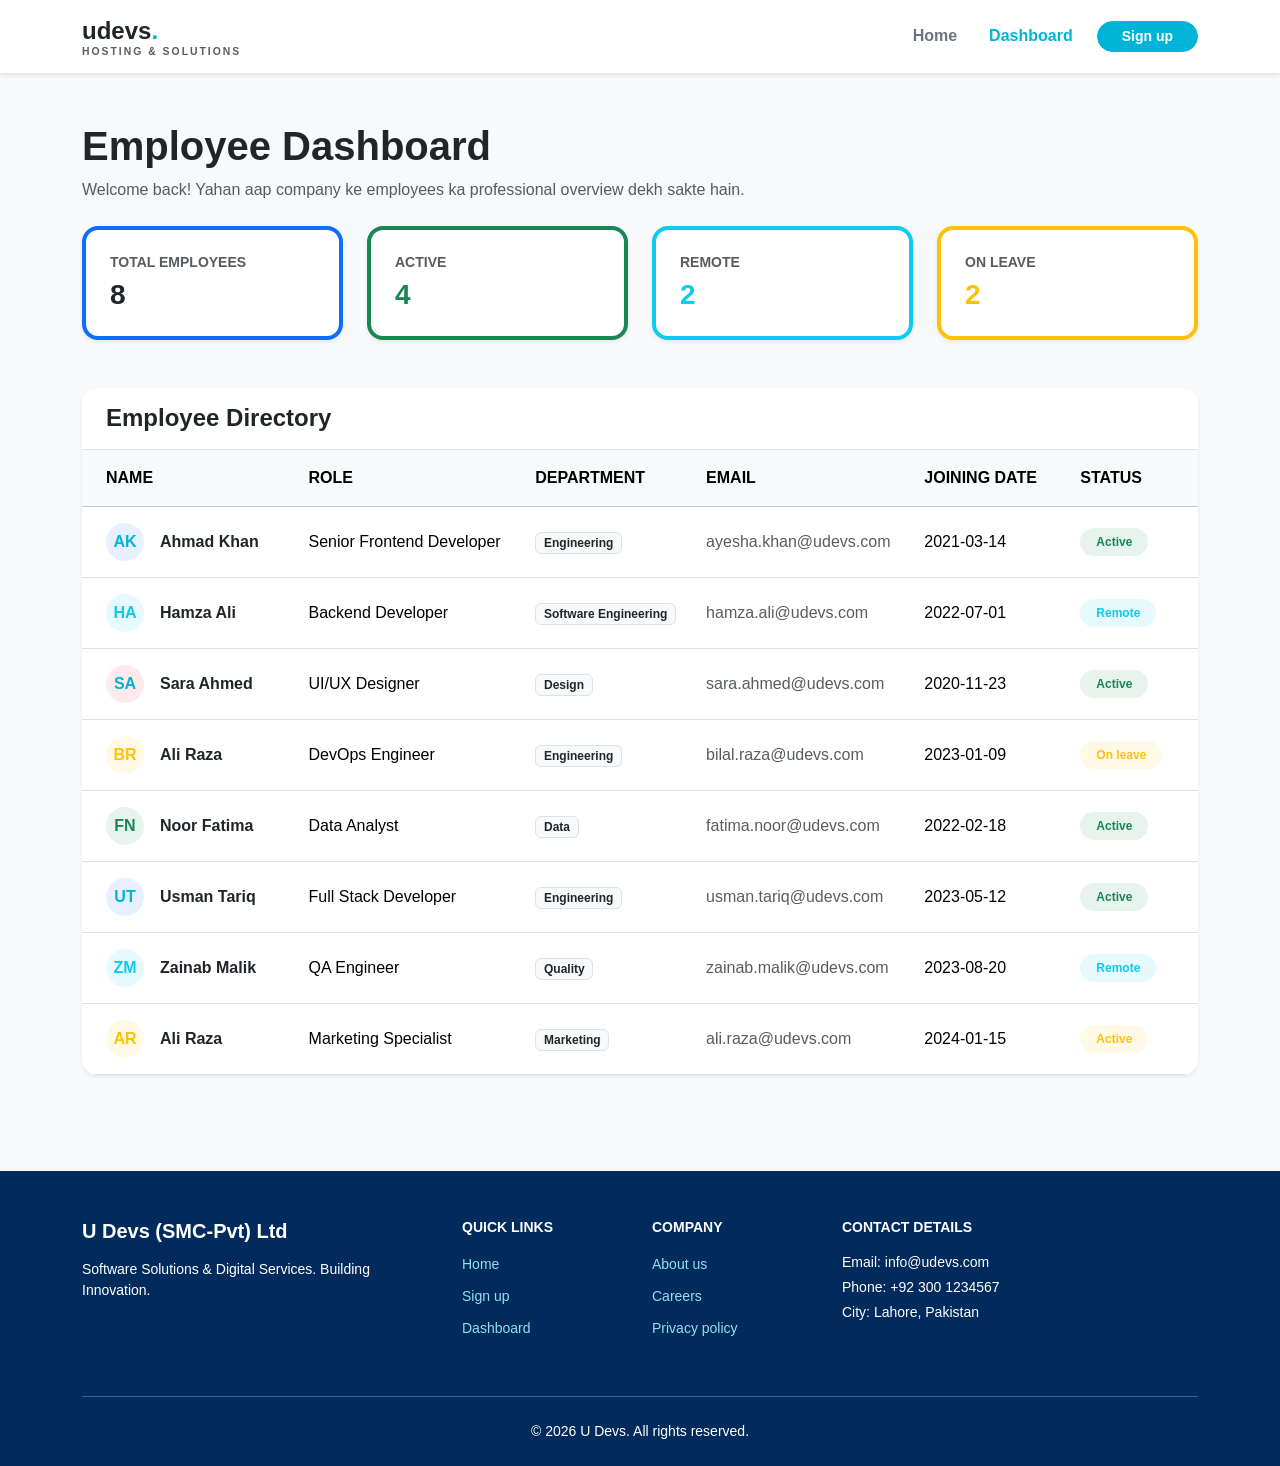
<file: dashboard.html>
<!DOCTYPE html>
<html lang="en">
<head>
    <meta charset="UTF-8">
    <meta name="viewport" content="width=device-width, initial-scale=1.0">
    <title>U Devs - Dashboard</title>
    <!-- Bootstrap 5 CSS -->
    <link href="https://cdn.jsdelivr.net/npm/bootstrap@5.3.3/dist/css/bootstrap.min.css" rel="stylesheet">
    <!-- Custom CSS -->
    <link rel="stylesheet" href="style.css">
</head>
<body class="bg-light text-dark">

    <!-- 1. White Navbar (Shared) -->
    <nav class="navbar navbar-expand-lg navbar-white bg-white shadow-sm sticky-top">
        <div class="container">
            <a class="navbar-brand fw-bold text-dark d-flex align-items-center" href="index.html">
                <div>
                    <span class="fs-4 fw-black">udevs</span><span class="text-primary fs-4">.</span>
                    <div style="font-size: 0.65rem; letter-spacing: 2px; margin-top: -5px;" class="text-muted text-uppercase fw-semibold">Hosting & Solutions</div>
                </div>
            </a>
            
            <button class="navbar-toggler" type="button" data-bs-toggle="collapse" data-bs-target="#navbarNav" aria-controls="navbarNav" aria-expanded="false" aria-label="Toggle navigation">
                <span class="navbar-toggler-icon"></span>
            </button>
            
            <div class="collapse navbar-collapse justify-content-end" id="navbarNav">
                <ul class="navbar-nav align-items-lg-center">
                    <li class="nav-item"><a class="nav-link fw-semibold text-secondary px-3" href="index.html">Home</a></li>
                    <li class="nav-item"><a class="nav-link active fw-semibold text-primary px-3" href="dashboard.html">Dashboard</a></li>
                    <li class="nav-item ms-lg-2"><a class="btn btn-primary btn-sm px-4 text-white fw-bold rounded-pill" href="signup.html">Sign up</a></li>
                </ul>
            </div>
        </div>
    </nav>

    <!-- Main Content -->
    <main class="container py-5">
        <!-- Welcome Heading & Description -->
        <div class="mb-4">
            <h1 class="fw-bold text-dark">Employee Dashboard</h1>
            <p class="text-muted">Welcome back! Yahan aap company ke employees ka professional overview dekh sakte hain.</p>
        </div>

        <!-- Summary Cards -->
        <div class="row g-4 mb-5">
            <div class="col-md-3">
                <div class="p-4 bg-white border rounded-4 shadow-sm border-start border-primary border-4">
                    <h6 class="text-muted text-uppercase small fw-bold">Total Employees</h6>
                    <h3 class="fw-bold text-dark mb-0">8</h3>
                </div>
            </div>
            <div class="col-md-3">
                <div class="p-4 bg-white border rounded-4 shadow-sm border-start border-success border-4">
                    <h6 class="text-muted text-uppercase small fw-bold">Active</h6>
                    <h3 class="fw-bold text-success mb-0">4</h3>
                </div>
            </div>
            <div class="col-md-3">
                <div class="p-4 bg-white border rounded-4 shadow-sm border-start border-info border-4">
                    <h6 class="text-muted text-uppercase small fw-bold">Remote</h6>
                    <h3 class="fw-bold text-info mb-0">2</h3>
                </div>
            </div>
            <div class="col-md-3">
                <div class="p-4 bg-white border rounded-4 shadow-sm border-start border-warning border-4">
                    <h6 class="text-muted text-uppercase small fw-bold">On Leave</h6>
                    <h3 class="fw-bold text-warning mb-0">2</h3>
                </div>
            </div>
        </div>

        <!-- Employee Table Section -->
        <div class="card border-0 shadow-sm rounded-4 overflow-hidden">
            <div class="card-header bg-white py-3 px-4 border-bottom">
                <h4 class="fw-bold text-dark mb-0">Employee Directory</h4>
            </div>
            
            <div class="table-responsive">
                <table class="table table-hover align-middle mb-0 text-nowrap">
                    <thead class="table-light text-uppercase fs-7 text-muted">
                        <tr>
                            <th class="py-3 px-4">Name</th>
                            <th class="py-3">Role</th>
                            <th class="py-3">Department</th>
                            <th class="py-3">Email</th>
                            <th class="py-3">Joining Date</th>
                            <th class="py-3 px-4">Status</th>
                        </tr>
                    </thead>
                    <tbody>
                        <tr>
                            <td class="px-4 py-3">
                                <div class="d-flex align-items-center">
                                    <div class="avatar-circle bg-primary bg-opacity-10 text-primary fw-bold rounded-circle me-3 d-flex align-items-center justify-content-center" style="width: 38px; height: 38px;">AK</div>
                                    <span class="fw-semibold text-dark">Ahmad Khan</span>
                                </div>
                            </td>
                            <td>Senior Frontend Developer</td>
                            <td><span class="badge bg-light text-dark border">Engineering</span></td>
                            <td class="text-muted">ayesha.khan@udevs.com</td>
                            <td>2021-03-14</td>
                            <td class="px-4"><span class="badge bg-success bg-opacity-10 text-success px-3 py-2 rounded-pill fw-semibold">Active</span></td>
                        </tr>
                        <tr>
                            <td class="px-4 py-3">
                                <div class="d-flex align-items-center">
                                    <div class="avatar-circle bg-info bg-opacity-10 text-info fw-bold rounded-circle me-3 d-flex align-items-center justify-content-center" style="width: 38px; height: 38px;">HA</div>
                                    <span class="fw-semibold text-dark">Hamza Ali</span>
                                </div>
                            </td>
                            <td>Backend Developer</td>
                            <td><span class="badge bg-light text-dark border"> Software Engineering</span></td>
                            <td class="text-muted">hamza.ali@udevs.com</td>
                            <td>2022-07-01</td>
                            <td class="px-4"><span class="badge bg-info bg-opacity-10 text-info px-3 py-2 rounded-pill fw-semibold">Remote</span></td>
                        </tr>
                        <tr>
                            <td class="px-4 py-3">
                                <div class="d-flex align-items-center">
                                    <div class="avatar-circle bg-danger bg-opacity-10 text-danger fw-bold rounded-circle me-3 d-flex align-items-center justify-content-center" style="width: 38px; height: 38px;">SA</div>
                                    <span class="fw-semibold text-dark">Sara Ahmed</span>
                                </div>
                            </td>
                            <td>UI/UX Designer</td>
                            <td><span class="badge bg-light text-dark border">Design</span></td>
                            <td class="text-muted">sara.ahmed@udevs.com</td>
                            <td>2020-11-23</td>
                            <td class="px-4"><span class="badge bg-success bg-opacity-10 text-success px-3 py-2 rounded-pill fw-semibold">Active</span></td>
                        </tr>
                        <tr>
                            <td class="px-4 py-3">
                                <div class="d-flex align-items-center">
                                    <div class="avatar-circle bg-warning bg-opacity-10 text-warning fw-bold rounded-circle me-3 d-flex align-items-center justify-content-center" style="width: 38px; height: 38px;">BR</div>
                                    <span class="fw-semibold text-dark">Ali Raza</span>
                                </div>
                            </td>
                            <td>DevOps Engineer</td>
                            <td><span class="badge bg-light text-dark border">Engineering</span></td>
                            <td class="text-muted">bilal.raza@udevs.com</td>
                            <td>2023-01-09</td>
                            <td class="px-4"><span class="badge bg-warning bg-opacity-10 text-warning px-3 py-2 rounded-pill fw-semibold">On leave</span></td>
                        </tr>
                        <tr>
                            <td class="px-4 py-3">
                                <div class="d-flex align-items-center">
                                    <div class="avatar-circle bg-success bg-opacity-10 text-success fw-bold rounded-circle me-3 d-flex align-items-center justify-content-center" style="width: 38px; height: 38px;">FN</div>
                                    <span class="fw-semibold text-dark">Noor Fatima</span>
                                </div>
                            </td>
                            <td>Data Analyst</td>
                            <td><span class="badge bg-light text-dark border">Data</span></td>
                            <td class="text-muted">fatima.noor@udevs.com</td>
                            <td>2022-02-18</td>
                            <td class="px-4"><span class="badge bg-success bg-opacity-10 text-success px-3 py-2 rounded-pill fw-semibold">Active</span></td>
                        </tr>
                        <tr>
                            <td class="px-4 py-3">
                                <div class="d-flex align-items-center">
                                    <div class="avatar-circle bg-primary bg-opacity-10 text-primary fw-bold rounded-circle me-3 d-flex align-items-center justify-content-center" style="width: 38px; height: 38px;">UT</div>
                                    <span class="fw-semibold text-dark">Usman Tariq</span>
                                </div>
                            </td>
                            <td>Full Stack Developer</td>
                            <td><span class="badge bg-light text-dark border">Engineering</span></td>
                            <td class="text-muted">usman.tariq@udevs.com</td>
                            <td>2023-05-12</td>
                            <td class="px-4"><span class="badge bg-success bg-opacity-10 text-success px-3 py-2 rounded-pill fw-semibold">Active</span></td>
                        </tr>
                        <tr>
                            <td class="px-4 py-3">
                                <div class="d-flex align-items-center">
                                    <div class="avatar-circle bg-info bg-opacity-10 text-info fw-bold rounded-circle me-3 d-flex align-items-center justify-content-center" style="width: 38px; height: 38px;">ZM</div>
                                    <span class="fw-semibold text-dark">Zainab Malik</span>
                                </div>
                            </td>
                            <td>QA Engineer</td>
                            <td><span class="badge bg-light text-dark border">Quality</span></td>
                            <td class="text-muted">zainab.malik@udevs.com</td>
                            <td>2023-08-20</td>
                            <td class="px-4"><span class="badge bg-info bg-opacity-10 text-info px-3 py-2 rounded-pill fw-semibold">Remote</span></td>
                        </tr>
                        <tr>
                            <td class="px-4 py-3">
                                <div class="d-flex align-items-center">
                                    <div class="avatar-circle bg-warning bg-opacity-10 text-warning fw-bold rounded-circle me-3 d-flex align-items-center justify-content-center" style="width: 38px; height: 38px;">AR</div>
                                    <span class="fw-semibold text-dark">Ali Raza</span>
                                </div>
                            </td>
                            <td>Marketing Specialist</td>
                            <td><span class="badge bg-light text-dark border">Marketing</span></td>
                            <td class="text-muted">ali.raza@udevs.com</td>
                            <td>2024-01-15</td>
                            <td class="px-4"><span class="badge bg-warning bg-opacity-10 text-warning px-3 py-2 rounded-pill fw-semibold">Active</span></td>
                        </tr>
                    </tbody>
                </table>
            </div>
        </div>
    </main>

    <!-- 3. Sky Blue Footer (Shared) -->
    <footer class="footer-skyblue pt-5 pb-4 mt-5">
        <div class="container">
            <div class="row">
                <div class="col-md-4 mb-4">
                    <h5 class="fw-bold mb-3">U Devs (SMC-Pvt) Ltd</h5>
                    <p class="small">Software Solutions & Digital Services. Building Innovation.</p>
                </div>
                <div class="col-md-2 mb-4">
                    <h6 class="text-uppercase fw-bold small mb-3">Quick Links</h6>
                    <ul class="list-unstyled">
                        <li class="mb-2"><a href="index.html" class="small">Home</a></li>
                        <li class="mb-2"><a href="signup.html" class="small">Sign up</a></li>
                        <li class="mb-2"><a href="dashboard.html" class="small">Dashboard</a></li>
                    </ul>
                </div>
                <div class="col-md-2 mb-4">
                    <h6 class="text-uppercase fw-bold small mb-3">Company</h6>
                    <ul class="list-unstyled">
                        <li class="mb-2"><a href="#" class="small">About us</a></li>
                        <li class="mb-2"><a href="#" class="small">Careers</a></li>
                        <li class="mb-2"><a href="#" class="small">Privacy policy</a></li>
                    </ul>
                </div>
                <div class="col-md-4 mb-4">
                    <h6 class="text-uppercase fw-bold small mb-3">Contact Details</h6>
                    <p class="small mb-1">Email: info@udevs.com</p>
                    <p class="small mb-1">Phone: +92 300 1234567</p>
                    <p class="small mb-3">City: Lahore, Pakistan</p>
                </div>
            </div>
            <hr class="opacity-25">
            <div class="text-center small pt-2">
                <p class="mb-0">&copy; 2026 U Devs. All rights reserved.</p>
            </div>
        </div>
    </footer>

    <!-- Bootstrap 5 JS Bundle -->
    <script src="https://cdn.jsdelivr.net/npm/bootstrap@5.3.3/dist/js/bootstrap.bundle.min.js"></script>
</body>
</html>
</file>
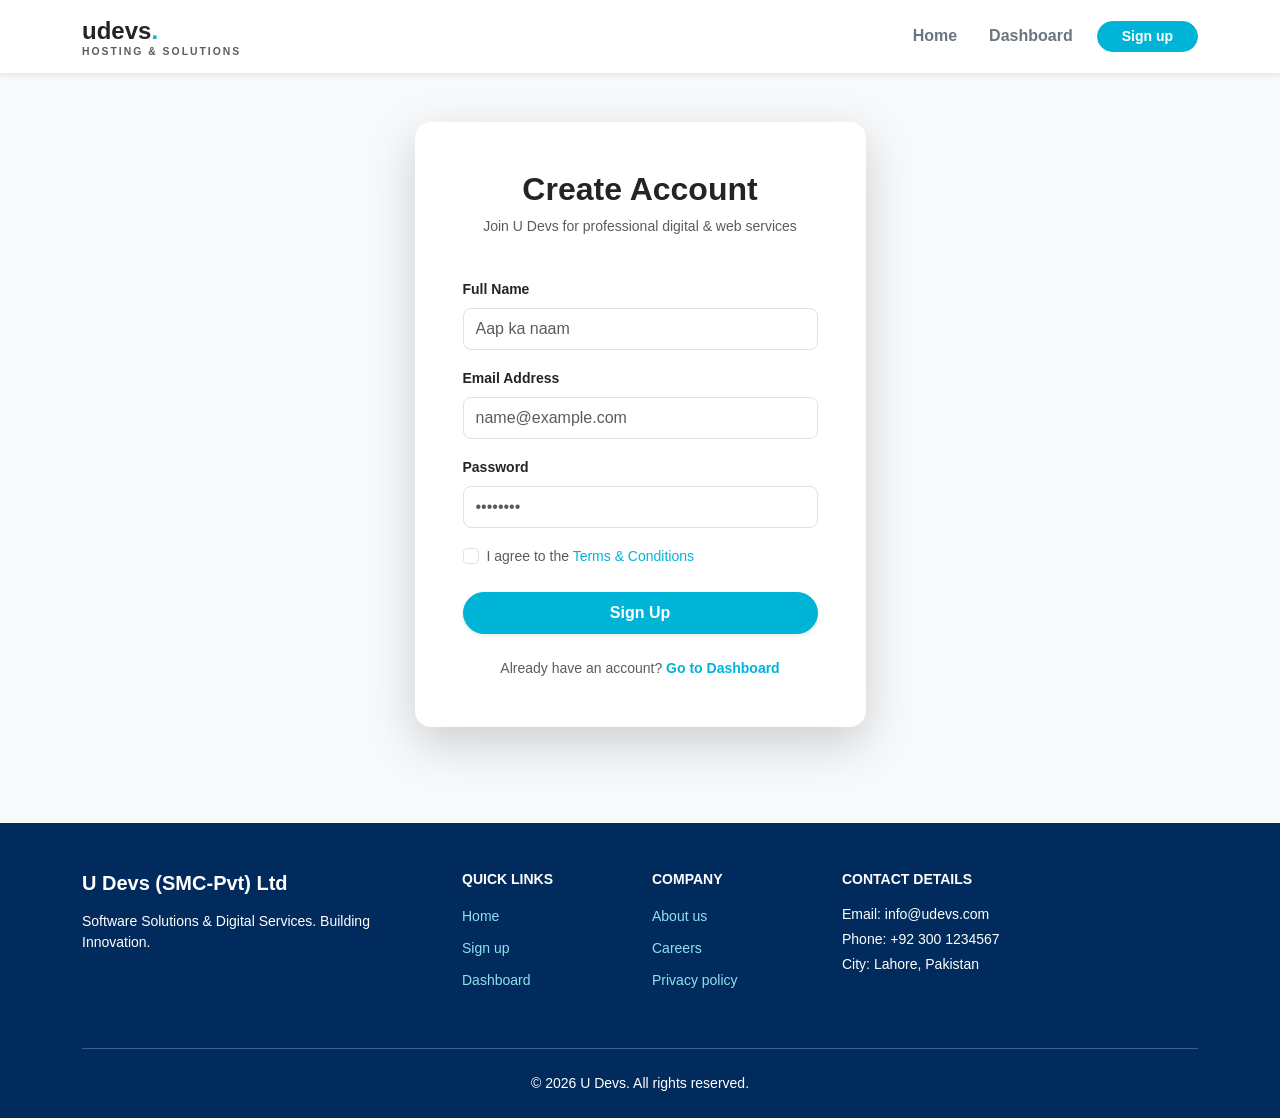
<file: signup.html>
<!DOCTYPE html>
<html lang="en">
<head>
    <meta charset="UTF-8">
    <meta name="viewport" content="width=device-width, initial-scale=1.0">
    <title>U Devs - Sign Up</title>
    <!-- Bootstrap 5 CSS -->
<link href="https://cdn.jsdelivr.net/npm/bootstrap@5.3.3/dist/css/bootstrap.min.css" rel="stylesheet">
    <!-- Custom CSS -->
    <link rel="stylesheet" href="style.css">
</head>
<body class="bg-light text-dark">

    <!-- White Navbar -->
    <nav class="navbar navbar-expand-lg navbar-white bg-white shadow-sm sticky-top">
        <div class="container">
            <a class="navbar-brand fw-bold text-dark d-flex align-items-center" href="index.html">
                <div>
                    <span class="fs-4 fw-black">udevs</span><span class="text-primary fs-4">.</span>
                    <div style="font-size: 0.65rem; letter-spacing: 2px; margin-top: -5px;" class="text-muted text-uppercase fw-semibold">Hosting & Solutions</div>
                </div>
            </a>
            
            <button class="navbar-toggler" type="button" data-bs-toggle="collapse" data-bs-target="#navbarNav" aria-controls="navbarNav" aria-expanded="false" aria-label="Toggle navigation">
                <span class="navbar-toggler-icon"></span>
            </button>
            
            <div class="collapse navbar-collapse justify-content-end" id="navbarNav">
                <ul class="navbar-nav align-items-lg-center">
                    <li class="nav-item"><a class="nav-link fw-semibold text-secondary px-3" href="index.html">Home</a></li>
                    <li class="nav-item"><a class="nav-link fw-semibold text-secondary px-3" href="dashboard.html">Dashboard</a></li>
                    <li class="nav-item ms-lg-2"><a class="btn btn-primary btn-sm px-4 text-white fw-bold rounded-pill active" href="signup.html">Sign up</a></li>
                </ul>
            </div>
        </div>
    </nav>

    <!-- Sign Up Form Section -->
    <main class="container py-5">
        <div class="row justify-content-center">
            <div class="col-md-6 col-lg-5">
                <div class="card border-0 shadow-lg rounded-4 p-4 p-md-5 bg-white">
                    <div class="text-center mb-4">
                        <h2 class="fw-bold text-dark">Create Account</h2>
                        <p class="text-muted small">Join U Devs for professional digital & web services</p>
                    </div>

                    <form>
                        <div class="mb-3">
                            <label for="fullName" class="form-label fw-semibold small">Full Name</label>
                            <input type="text" class="form-control rounded-3 py-2" id="fullName" placeholder="Aap ka naam" required>
                        </div>
                        <div class="mb-3">
                            <label for="email" class="form-label fw-semibold small">Email Address</label>
                            <input type="email" class="form-control rounded-3 py-2" id="email" placeholder="name@example.com" required>
                        </div>
                        <div class="mb-3">
                            <label for="password" class="form-label fw-semibold small">Password</label>
                            <input type="password" class="form-control rounded-3 py-2" id="password" placeholder="••••••••" required>
                        </div>
                        <div class="mb-4 form-check">
                            <input type="checkbox" class="form-check-input" id="terms" required>
                            <label class="form-check-label small text-muted" for="terms">I agree to the <a href="#" class="text-primary text-decoration-none">Terms & Conditions</a></label>
                        </div>
                        <button type="submit" class="btn btn-primary w-100 py-2 fw-bold rounded-pill shadow-sm">Sign Up</button>
                    </form>

                    <div class="text-center mt-4">
                        <p class="small text-muted mb-0">Already have an account? <a href="dashboard.html" class="text-primary fw-semibold text-decoration-none">Go to Dashboard</a></p>
                    </div>
                </div>
            </div>
        </div>
    </main>

    <!-- Sky Blue Footer -->
    <footer class="footer-skyblue pt-5 pb-4 mt-5">
        <div class="container">
            <div class="row">
                <div class="col-md-4 mb-4">
                    <h5 class="fw-bold mb-3">U Devs (SMC-Pvt) Ltd</h5>
                    <p class="small">Software Solutions & Digital Services. Building Innovation.</p>
                </div>
                <div class="col-md-2 mb-4">
                    <h6 class="text-uppercase fw-bold small mb-3">Quick Links</h6>
                    <ul class="list-unstyled">
                        <li class="mb-2"><a href="index.html" class="small">Home</a></li>
                        <li class="mb-2"><a href="signup.html" class="small">Sign up</a></li>
                        <li class="mb-2"><a href="dashboard.html" class="small">Dashboard</a></li>
                    </ul>
                </div>
                <div class="col-md-2 mb-4">
                    <h6 class="text-uppercase fw-bold small mb-3">Company</h6>
                    <ul class="list-unstyled">
                        <li class="mb-2"><a href="#" class="small">About us</a></li>
                        <li class="mb-2"><a href="#" class="small">Careers</a></li>
                        <li class="mb-2"><a href="#" class="small">Privacy policy</a></li>
                    </ul>
                </div>
                <div class="col-md-4 mb-4">
                    <h6 class="text-uppercase fw-bold small mb-3">Contact Details</h6>
                    <p class="small mb-1">Email: info@udevs.com</p>
                    <p class="small mb-1">Phone: +92 300 1234567</p>
                    <p class="small mb-3">City: Lahore, Pakistan</p>
                </div>
            </div>
            <hr class="opacity-25">
            <div class="text-center small pt-2">
                <p class="mb-0">&copy; 2026 U Devs. All rights reserved.</p>
            </div>
        </div>
    </footer>

    <!-- Bootstrap 5 JS Bundle -->
    <script src="https://cdn.jsdelivr.net/npm/bootstrap@5.3.3/dist/js/bootstrap.bundle.min.js"></script>
</body>
</html>
</file>
<file: style.css>
/* General Body Styles */
body {
    background-color: #ffffff;
    color: #212529;
    font-family: 'Segoe UI', Tahoma, Geneva, Verdana, sans-serif;
    margin: 0;
    padding: 0;
}

/* Navbar Style */
.navbar-white {
    background-color: #ffffff !important;
    border-bottom: 1px solid #eaeaea;
}

/* Main Container Box */
.hero-container-box {
    background: #f8f9fa;
    border: 1px solid #dee2e6;
    border-radius: 16px;
    padding: 50px 30px;
    margin-top: 30px;
    box-shadow: 0 10px 30px rgba(0, 0, 0, 0.05);
}

/* Badge Color */
.badge-skyblue {
    background-color: #00b4d8;
    color: white;
}

/* Image Box Style */
.image-box {
    background-color: #ffffff;
    border: 1px solid #e0e0e0;
    border-radius: 12px;
    padding: 10px;
    box-shadow: 0 5px 15px rgba(0, 0, 0, 0.1);
}

/* Footer Style */
.footer-section {
    background-color: #f1f3f5;
    border-top: 1px solid #dee2e6;
    color: #495057;
    padding: 40px 0 20px 0;
    margin-top: 80px;
}

/* Official Logo Colors & Light Blue Theme */
:root {
    --logo-dark-blue: #002b5c;
    --logo-skyblue: #00b4d8;
}

.btn-primary, .btn-danger {
    background-color: var(--logo-skyblue) !important;
    border-color: var(--logo-skyblue) !important;
    color: #ffffff !important;
}

.btn-primary:hover, .btn-danger:hover {
    background-color: #0096b4 !important;
    border-color: #0096b4 !important;
}

.text-primary, .text-danger {
    color: var(--logo-skyblue) !important;
}

.badge.bg-primary, .badge.bg-danger {
    background-color: rgba(0, 180, 216, 0.15) !important;
    color: var(--logo-skyblue) !important;
}

/* Package Section Container */
.package-section {
    background-color: #002b5c;
}

.package-container-box {
    background: linear-gradient(135deg, #001d3d 0%, #002b5c 100%);
    border-radius: 16px;
    padding: 60px 30px;
    margin-bottom: 50px;
    box-shadow: 0 15px 30px rgba(0,0,0,0.2);
    border-top: 4px solid var(--logo-skyblue);
}

/* Cards fully visible now without animation dependency */
.package-card {
    background: #ffffff;
    border: 1px solid #90e0ef;
    border-left: 4px solid var(--logo-skyblue);
    color: #333333 !important;
    transition: transform 0.3s ease, box-shadow 0.3s ease;
}

.package-card h4 {
    color: var(--logo-dark-blue) !important;
}

.package-card:hover {
    transform: translateY(-8px);
    box-shadow: 0 10px 25px rgba(0, 180, 216, 0.3);
}

/* Footer Sky Blue Theme */
.footer-skyblue {
    background-color: var(--logo-dark-blue) !important;
    color: #ffffff !important;
}

.footer-skyblue a {
    color: #90e0ef !important;
    text-decoration: none;
}

.footer-skyblue a:hover {
    color: #ffffff !important;
    text-decoration: underline;
}
</file>
